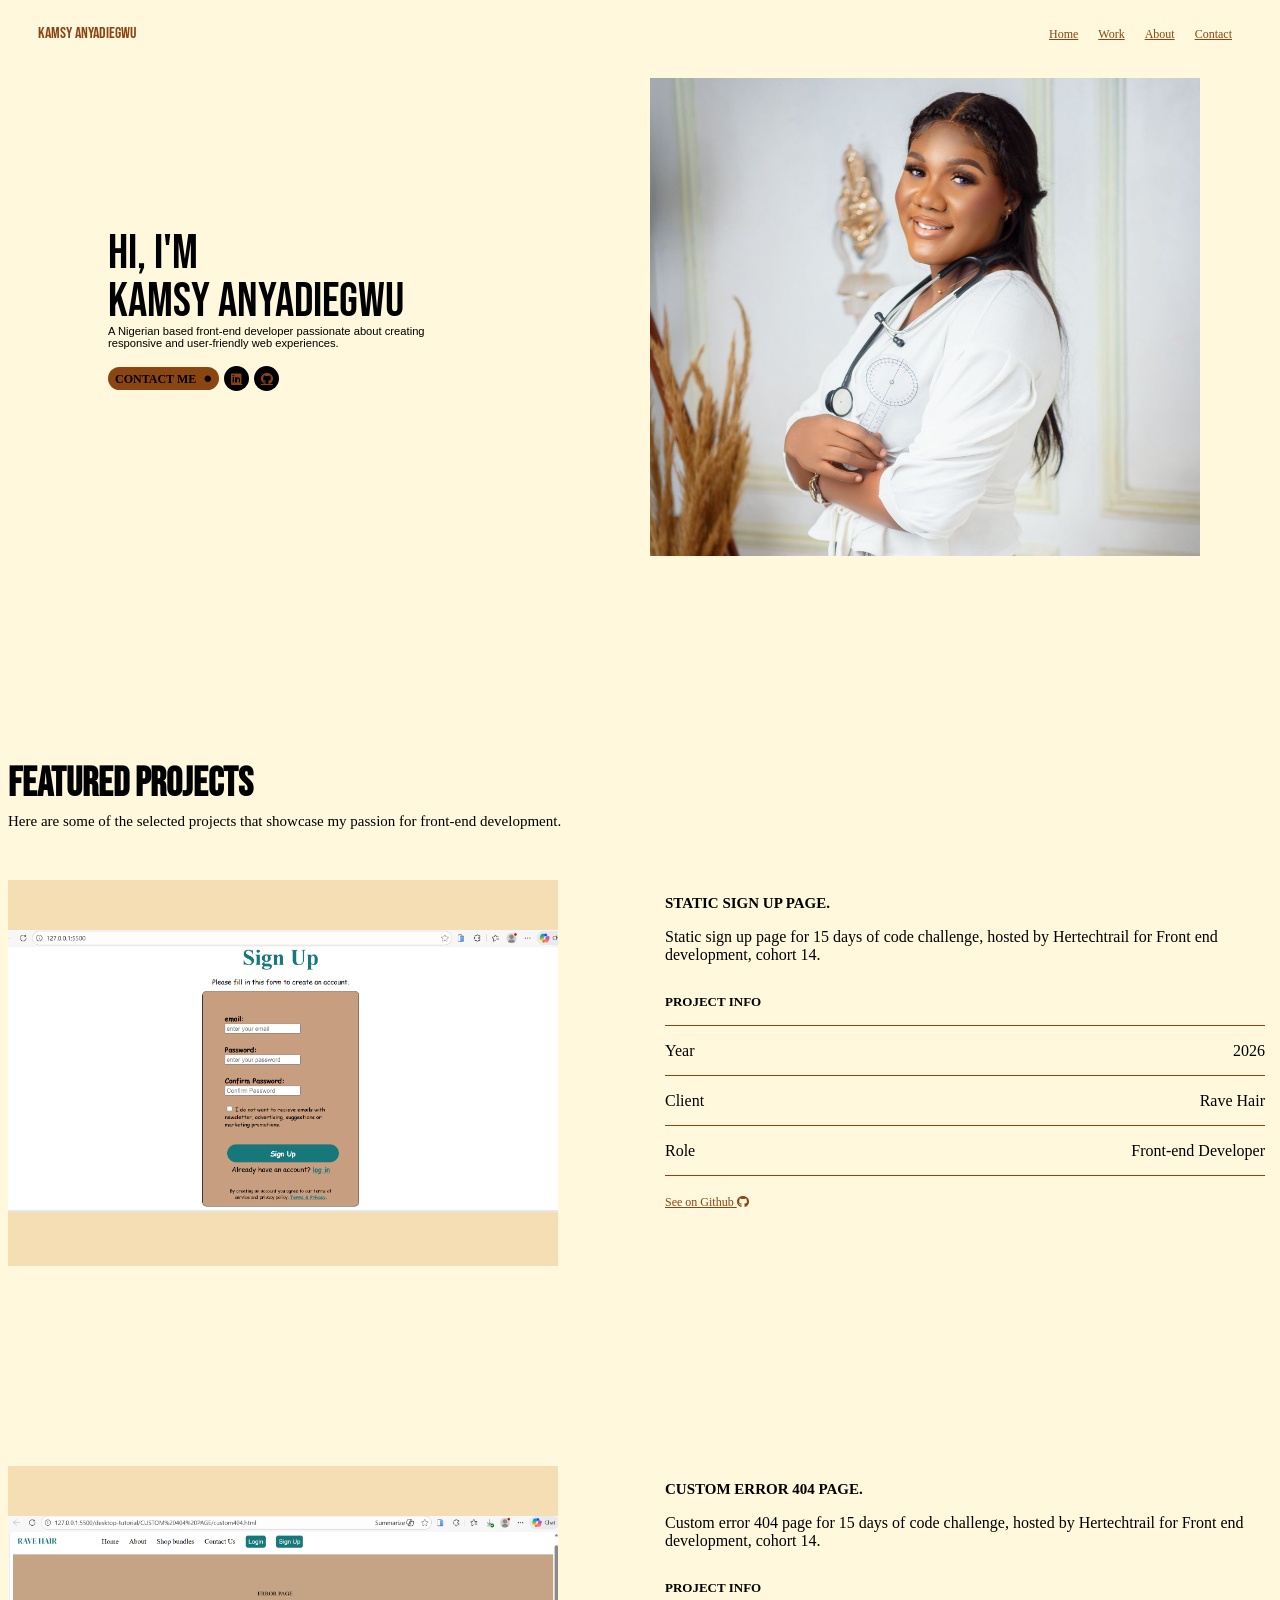
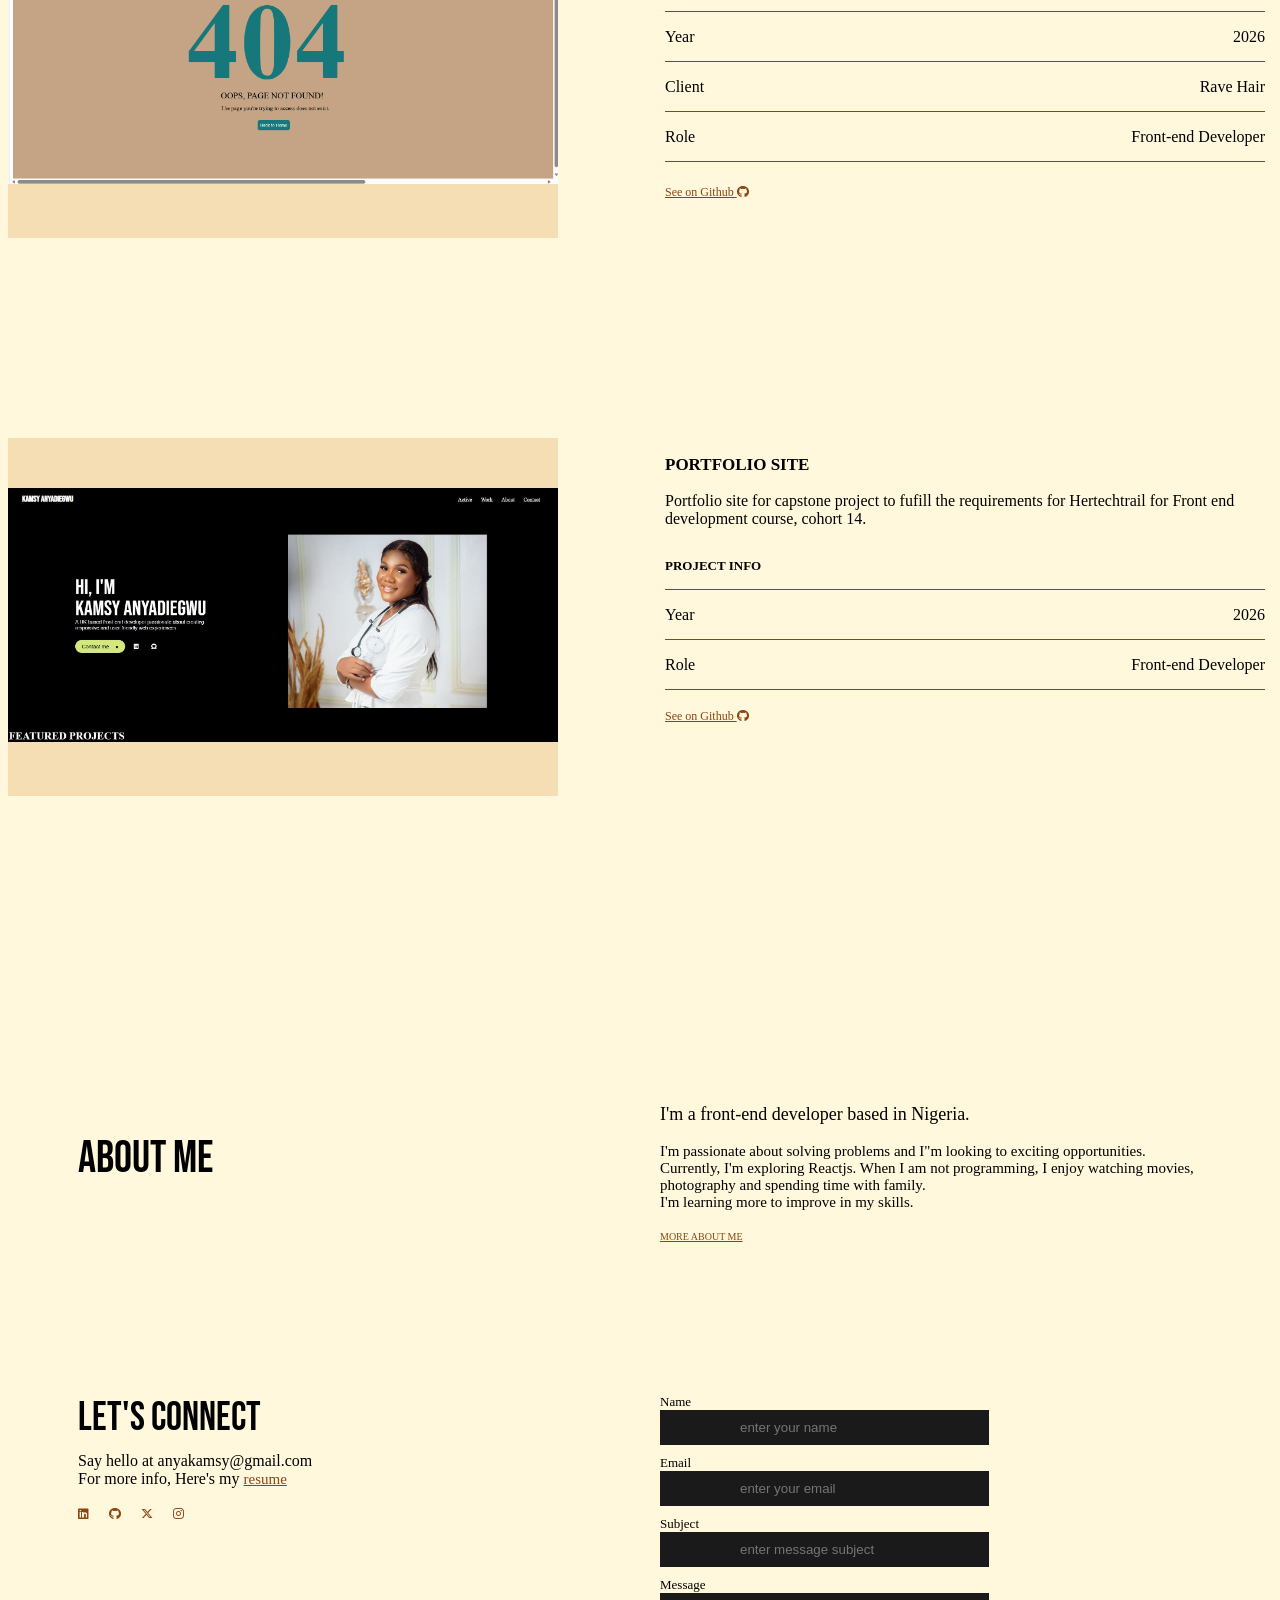
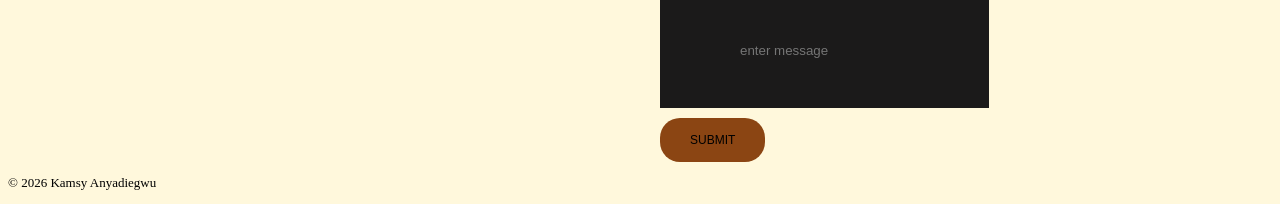
<file: index.html>
<!DOCTYPE html>
<html lang="en">
<head>
    <meta charset="UTF-8">
    <meta name="viewport" content="width=device-width, initial-scale=1.0">
    <title><Home-portfolio></Home-portfolio></title>

    <link rel="stylesheet" href="styles.css">

    <link rel="preconnect" href="https://fonts.googleapis.com">
<link rel="preconnect" href="https://fonts.gstatic.com" crossorigin>
<link href="https://fonts.googleapis.com/css2?family=Bebas+Neue&family=DM+Serif+Display:ital@0;1&family=Roboto:ital,wght@0,100..900;1,100..900&display=swap" rel="stylesheet">

<link rel="stylesheet" href= "https://cdnjs.cloudflare.com/ajax/libs/font-awesome/6.5.0/css/all.min.css">
</head>
<body>
    

    <!--Hero Section-->
    <section id="Hero" class="Hero-section">
<div class="Hero-container"> 
      
<nav class="nav-bar">
    <div>
        <a class="full-name" href="#Home">KAMSY ANYADIEGWU</a>
    </div>

    <button class="hamburger">&#9776;</button>
    
    <div class="nav-links">
    <ul>
        <li><a href="index.html">Home</a></li>
        <li><a href="#work">Work</a></li>
         <li><a href="about.html">About</a></li>
        <li><a href="#contact">Contact</a></li>
    </ul>
   </div>
     </nav> <!--nav bar closes here-->


     <div class="hero-content"> <!--create 2 column grid-->

        <div class="hero-intro">
        <h1>Hi, I'm <br> KAMSY ANYADIEGWU </h1>
        <p class="hero-intro-p">A Nigerian based front-end developer passionate about creating <br>responsive and user-friendly web experiences.</p>

       <div class ="hero-icons">
           <a  href="#contact" class="contact-button">CONTACT ME
            <span class="bullet">&#9679;</span></a> 

         <a href="https://www.linkedin.com/in/kamsy-anyadiegwu?um_
         source=share&utm_campaign=share_via&utm_content=profile&utm_medium=ios_app" class="social-icon">   
        <i class="fa-brands fa-linkedin"></i>
    </a>
        <a href="https://github.com/anyakamsy" class="social-icon">
        <i class="fa-brands fa-github"></i>
        </a>
        </div>
</div>

        <div class="hero-image">
            <img src="KAM.jpeg" alt="hero-image">
        </div>
     </div> <!--hero content closes here-->
    </div> <!--hero container closes here-->
</section> <!--end of hero section-->




<!--Work Section-->
<section id="work" class="Work-section"> 
    <div class="work-container">

<div>
<h2>FEATURED PROJECTS</h2>
<p class="project-intro"> Here are some of the selected projects that showcase my passion for front-end development.</p>
</div>

<div class="project-container"> <!--create 3 row grid-->
   
    <div class="project-1-container"> <!---create 2 column grid-->

        <div class="project-1-image">
            <img src="Sign  up page.png" alt="project-1">
        </div>

        <div class="project-1-description"> 
            <div>
                <h3 class="project-1-title">
                STATIC SIGN UP PAGE.
            </h3>

            <p class="project-1-text">
               Static sign up page for 15 days of code challenge, hosted by Hertechtrail for Front end development, cohort 14.
            </p>
            </div>
        
            <div class="project-1-info">
            <p class="info1">PROJECT INFO</p>

            

            <p>Year <span class="year1">2026</span></p>
            
             <p>Client <span class="client1">Rave Hair</span></p>
            
            <p>Role <span class="role1">Front-end Developer</span></p>
            
            </div>

            <a class= "github-link" href= "https://github.com/anyakamsy/15-DAYS-OF-CODE">See on Github
                <i class="fa-brands fa-github"></i>
            </a>


        </div>
    </div> <!--project 1 container closes here-->




       
    <div class="project-container"> <!--create 3 row grid-->

        <div class="project-2-container">   <!--create 2 column grid-->
        <div class="project-2-image">
            <img src="Custom error 404 page.png" alt="project-2">
        </div>

        <div class="project-2-description"> 
            <div>
                <h3 class="project-2-title">
                CUSTOM ERROR 404 PAGE.
            </h3>

            <p class="project-2-text">
                Custom error 404 page for 15 days of code challenge, hosted by Hertechtrail for Front end development, cohort 14.
            </p>
            </div>
        
            <div class="project-2-info">
            <p class="info2"> PROJECT INFO</p>
            
            <p>Year <span class="year2">2026</span></p>
            
              <p>Client <span class="client2">Rave Hair</span></p>
            
            <p>Role <span class="role2">Front-end Developer</span></p>
            
            </div>

         <a class= "github-link" href= "https://github.com/anyakamsy/15-DAYS-OF-CODE">See on Github
             <i class="fa-brands fa-github"></i>
         </a>
        
        </div>
 </div> <!--project 2 container closes here-->



   
    <div class="project-3-container"> <!---create 2 column grid-->
        <div class="project-3-image">
            <img src="Portfolio site.jpg" alt="project-3">
        </div>

        <div class="project-3-description"> 
            <div>
                <h3 class="project-3-title">
                PORTFOLIO SITE
            </h3>

            <p class="project-3-text">
               Portfolio site for capstone project to fufill the requirements for Hertechtrail for Front end development course, cohort 14.
            </p>
            </div>
        
            <div class="project-3-info">
            <p class="info3">PROJECT INFO</p>
            

            <p>Year <span class="year3">2026</span></p>
            

            <p>Role <span class="role3">Front-end Developer</span></p>
        
            </div>

          <a class= "github-link" href= "https://github.com/anyakamsy/Kamsy-anya-portfolio">See on Github 
            <i class="fa-brands fa-github"></i>
        </a>
        </div>
    </div> <!--project 3 container closes here-->
    </div> <!--project container closes here-->
    </div> <!--work container closes here-->
</section> <!--work section closes here-->


<!--contact section-->
<section id="contact" class="contact-section">
<div class="about-me-container"> 

<div class="about">
<p> ABOUT ME</p>
</div>

<div class="about-intro">

    <h3 class="about-title">
        I'm a front-end developer based in Nigeria.
    </h3>

<p class="about-text">
 
I'm passionate about solving problems and I"m looking to exciting opportunities. <br>
Currently, I'm exploring Reactjs.
 When I am not programming, I enjoy watching movies, photography and spending time with family. <br> 
 I'm learning more to improve in my skills.
</p>

 <a href="about.html">MORE ABOUT ME</a>

        </div> <!--about intro closes here-->
    </div> <!--about me container closes here-->

    <script src="script.js"></script>

</body>

<footer>
    <div class="footer-container"> <!--create 2 column grid-->
        <div class="connect-container">

<div class="connect">
        LET'S CONNECT
    
    </div>

    <div class="hello">
        Say hello at anyakamsy@gmail.com

</div>

<div class="resume">
        For more info, Here's my <a href="#">resume</a>
</div>

<div class="footer-icons">
  <a href="#" i class="fa-brands fa-linkedin"></i></a> 
   <a href="https://github.com/anyakamsy" i class="fa-brands fa-github"></i></a>
   <a href="https://x.com/khamcee___?s=21"  i class="fa-brands fa-x-twitter"></i></a>
  <a href="https://www.instagram.com/khamcee__?igsh=aG1tYnhtcDZ4NmVj&utm_source=qr"  i class="fa-brands fa-instagram"></i></a>
</div>


        </div> <!--connect container closes here-->

        <div class="form-container">
            <form action="/submit" method = "post">

                 <div class="name">
                    <label for="name">Name</label> <br>
                    <input  class="nme" type="text" id="name" name="name" 
                    placeholder="enter your name" required> <br>
                    </div>

                <div class="email-field">
                    <label for="email">Email</label> <br>
                    <input  class="ef" type="text" id="email" name="email" 
                    placeholder="enter your email" required> <br>
                </div>

                <div class="subject">
                    <label for="subject">Subject</label> <br>
                    <input  class="sub" type="text" id="subject" name="subject"
                     placeholder="enter message subject" required> <br>
                </div>

                <div class="message">
                    <label for="message">Message</label> <br>
                    <input  class="mes" type="text" id="message" name="message"
                     placeholder="enter message" required> <br>
                </div>
                
            <div>
             <button  class= "submit-button" type= "submit">SUBMIT</button>
           </div>

            </form>
    </div> <!--form container closes here-->
    </section> <!--contact section closes here-->

    <p class="copy">
 &copy; 2026 Kamsy Anyadiegwu
 </p>

    </div> <!--footer container closes here-->
</footer>
</html>
</file>
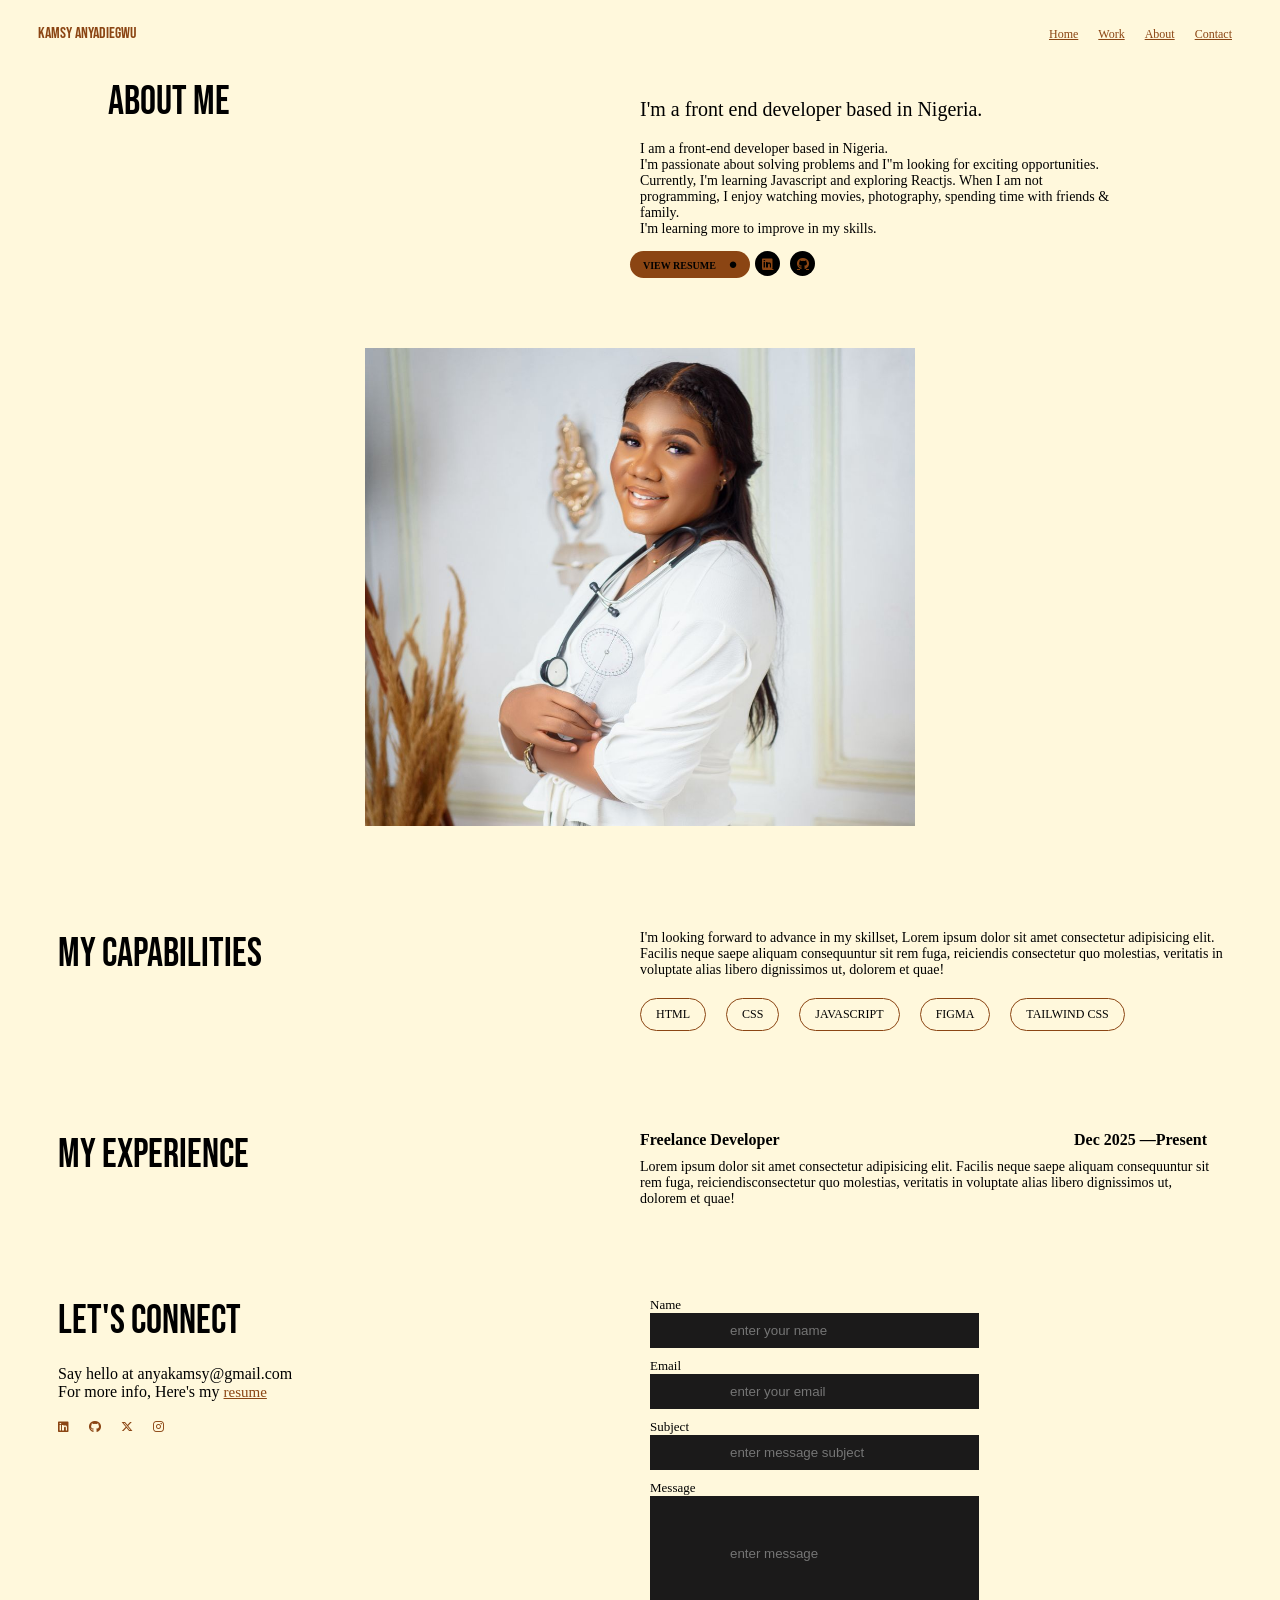
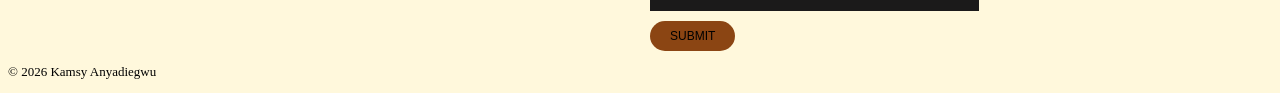
<file: about.html>
<!DOCTYPE html>
<html lang="en">
<head>
    <meta charset="UTF-8">
    <meta name="viewport" content="width=device-width, initial-scale=1.0">
    <title><About-portfolio></About-portfolio></title>

    <link rel="stylesheet" href="about.css">

    <link rel="preconnect" href="https://fonts.googleapis.com">
<link rel="preconnect" href="https://fonts.gstatic.com" crossorigin>
<link href="https://fonts.googleapis.com/css2?family=Bebas+Neue&family=DM+Serif+Display:ital@0;1&family=Roboto:ital,wght@0,100..900;1,100..900&display=swap" rel="stylesheet">

<link rel="stylesheet" href= "https://cdnjs.cloudflare.com/ajax/libs/font-awesome/6.5.0/css/all.min.css">
</head>
    
</head>
<body>
    
 
      
<nav class="nav-bar">
    <div>
        <a class="full-name" href="#Home">KAMSY ANYADIEGWU</a>
    </div>

    <button class="hamburger">&#9776;</button>
    
    <div class="nav-links">
    <ul>
        <li><a href="index.html">Home</a></li>
        <li><a href="index.html#work">Work</a></li>
         <li><a href="about.html">About</a></li>
        <li><a href="#contact">Contact</a></li>
    </ul>
   </div>
     </nav> <!--nav bar closes here-->


    
<div class="about-container"> 

<div class="about-me-container">
<h2 class="about"> ABOUT ME</h2>
</div>
<div class="about-intro">

    <h3 class="about-title">
        I'm a front end developer based in Nigeria.
    </h3>

<p class="about-text">
I am a front-end developer based in Nigeria. <br>
I'm passionate about solving problems and I"m looking for exciting opportunities. <br>
Currently, I'm learning Javascript and exploring Reactjs.
 When I am not programming, I enjoy watching movies, photography, spending time with friends & family. <br> 
 I'm learning more to improve in my skills.
</p>


 <div class ="about-icons">
           <a  href="https://github.com/anyakamsy/Kamsy-anya-portfolio/raw/
           main/KAMSY%20ANYA%E2%80%99S%20CV%20PDF.pdf" 
        class="resume-btn"> VIEW RESUME
            <span class="bullet">&#9679;</span> </a> 

         <a href="https://www.linkedin.com/in/kamsy-anyadiegwu?um_
         source=share&utm_campaign=share_via&utm_content=profile&utm_medium=ios_app" class="social-icon">   
        <i class="fa-brands fa-linkedin"></i>
    </a>
        <a href="https://github.com/anyakamsy" class="social-icon">
        <i class="fa-brands fa-github"></i>
        </a>
        </div>
</div> <!--about intro closes here-->
    </div> <!--about me container closes here-->

    <div class="about-img">
             <img src="KAM.jpeg" alt="Portfolio image">
        </div>

        <div class="cap-container"> <!--create 2 column grid-->
        <div class= "capability">
            MY CAPABILITIES
        </div>

        <div class="cap-desc-container"> <!--create 2 row grid-->
            
            <div class="cap-desc">
           I'm looking forward to advance in my skillset, Lorem ipsum dolor sit amet consectetur 
           adipisicing elit. Facilis neque saepe aliquam consequuntur sit rem fuga, reiciendis 
           consectetur quo molestias, veritatis in voluptate alias libero 
           dignissimos ut, dolorem et quae!
        </div>

         <div class="cap-skills">
         
         <div class="pill">HTML</div>
          <div class="pill">CSS</div>
           <div class="pill">JAVASCRIPT</div>
            <div class="pill">FIGMA</div>
            <div class="pill">TAILWIND CSS</div>
        </div>
    </div> <!--cap-desc-container closes here-->
    </div> <!--cap-container closes here-->
 

<div class="exp-container"> <!--create 2 column grid-->
        <div class= "experience">
            MY EXPERIENCE
        </div>

        
            <div class="exp-desc">

                <div class="exp-desc-title">
            Freelance Developer <span class="time-frame">Dec 2025 &mdash;Present</span>
                </div>

                <div class="exp-info">
            Lorem ipsum dolor sit amet consectetur 
           adipisicing elit. Facilis neque saepe aliquam consequuntur sit rem fuga,
            reiciendisconsectetur quo molestias, veritatis in
             voluptate alias libero dignissimos ut, dolorem et quae!
        </div>
        </div> <!--exp-desc closes here-->
        </div> <!--exp-container closes here-->

          <script src="script.js"></script>
</body>

<footer>
    <!--contact Section-->
<section id="contact" class="contact section"> 
    <div class="footer-container"> <!--create 2 column grid-->
        <div class="connect-container">

<div class="connect">
        LET'S CONNECT
    </div>

    <div class="hello">
        Say hello at anyakamsy@gmail.com
</div>

<div class="resume">
        For more info, Here's my <a href="#">resume</a>
</div>

<div class="footer-icons">
  <a href="https://www.linkedin.com/in/kamsy-anyadiegwu?
  um_source=share&utm_campaign=share_via&utm_content=profile&utm_medium=ios_app" i class="fa-brands fa-linkedin"></i></a> 
   <a href="https://github.com/anyakamsy" i class="fa-brands fa-github"></i></a>
   <a href="https://x.com/khamcee___?s=21"  i class="fa-brands fa-x-twitter"></i></a>
  <a href="https://www.instagram.com/khamcee__?igsh=aG1tYnhtcDZ4NmVj&utm_source=qr"  i class="fa-brands fa-instagram"></i></a>
</div>


        </div> <!--connect container closes here-->

        <div class="form-container">
            <form action="/submit" method = "post">

                 <div class="name">
                    <label for="name">Name</label> <br>
                    <input  class="nme" type="text" id="name" name="name" 
                    placeholder="enter your name" required> <br>
                    </div>

                <div class="email-field">
                    <label for="email">Email</label> <br>
                    <input  class="ef" type="text" id="email" name="email" 
                    placeholder="enter your email" required> <br>
                </div>

                <div class="subject">
                    <label for="subject">Subject</label> <br>
                    <input  class="sub" type="text" id="subject" name="subject"
                     placeholder="enter message subject" required> <br>
                </div>

                <div class="message">
                    <label for="message">Message</label> <br>
                    <input  class="mes" type="text" id="message" name="message"
                     placeholder="enter message" required> <br>
                </div>
                
            <div>
             <button  class= "submit-button" type= "submit">SUBMIT</button>
           </div>

            </form>
    </div> <!--form container closes here-->
</section>

    <p class="copy">
 &copy; 2026 Kamsy Anyadiegwu
 </p>

    </div> <!--footer container closes here-->
</footer>
</html>
</file>
<file: styles.css>
*{
    box-sizing:border-box
}

body{
    background-color: cornsilk;
        color: black;
}


.full-name{
    font-size: 1rem;
font-family:"Bebas Neue", sans-serif;
    padding-left: 30px;
    font-weight: normal;
    text-decoration: none;
    color:saddlebrown;
}


.nav-bar{
   display: flex;
   justify-content: space-between;
   align-items: center;
  margin-bottom: 20px;
}


.nav-links ul {
    display: flex;
    gap: 20px;
     list-style: none;
     margin-right: 40px;
}


a{
    color: saddlebrown;
    font-size: 12px;
}

a:hover{
   color: #D3E97A; 
}


.hamburger {
    display: none;
    background:none;
    cursor: pointer;
     border: none;
     color: saddlebrown;
     margin: none;
     padding: 20px;
    font-size: 24px;
}


.hero-content{
    display: grid;
    grid-template-columns: 1fr 1fr;
        align-items: center;
      gap: 20px;
      margin-bottom: 200px;
}


.hero-intro{
    padding-left: 100px;
   margin-top: -60px;
 
}


h1{
    font-size: 3rem;
    font-weight: 400;
    font-family:"Bebas Neue", sans-serif;
    margin-bottom: -12px;
    line-height: 1;
}

.hero-intro-p{
    font-size: 0.7rem;
    font-family:sans-serif;
    margin-bottom: 20px;
}


.hero-icons{
    display: flex;
    gap: 5px;
    align-items: center;
    width: 172px;
    height:20px ;
}


.contact-button{
    background-color: saddlebrown;
    color: black;
    border: none;
    border-radius: 40px;
    padding:  3px 7px ;
    font-size: 12px;
    font-weight: 550;
    cursor: pointer;
    text-decoration: none;
    text-align: center;
}


.contact-button:hover{
    color:  #D3E97A;
}


.contact-link{
    text-decoration: none;
    color: black;
}

.bullet{
    color: black;
    width: 6px;
    height: 6px;
    border-radius: 50%;
    font-size: 15px;
    margin-left: 4px;
}


.social-icon{
    display:flex;
    background-color: black;
    color: saddlebrown;
    width: 25px;
    height: 25px;
    border-radius: 50%;
    align-items: center;
    justify-content: center;
transition-duration: 0.3s 
}


.social-icon :hover{
    color: #D3E97A;
}


.hero-image{
    width: 100%;
    max-width: 550px;
    height: auto;
    
}


.hero-image img{
    width: 100%;
    height: 100%;
object-fit: contain;
}


h2{
    font-size: 2.5rem;
    font-family:"Bebas Neue", sans-serif;
    margin-bottom: -10px;
    
}


.project-intro{
    font-size: 15px;
    margin-bottom: 50px;
}

.project-container{
    display: grid;
    grid-template-rows: auto auto auto;
    gap: 200px;
}

.project-1-container{
    display: grid;
    grid-template-columns: auto auto;
gap: 20px;

}


.project-1-image{
    width: 100%;
    max-width: 550px;
    height: auto;
    background-color: wheat;
}


.project-1-image img{
    width: 100%;
    height: auto;
    margin: 50px 0;
}


.project-1-description{
    font-size: 1rem;
        max-width: 600px;
        margin-left: 80px;
}


.project-1-title{
    font-weight: 600;
    font-size: 15px;
}
.project-1-text{
    margin-bottom: 30px;
    
}


.project-1-info p{
    display: flex;
justify-content: space-between;
border-bottom: 1px solid saddlebrown;
width: 100%;
padding-bottom: 15px;
}


.info1{
    font-weight: 700;
    font-size: 13px;
}


.project-2-container {
display: grid;
    grid-template-columns: auto auto;
   gap:20px;
}


.project-2-image{
        width: 100%;
    max-width: 550px;
height: auto;
background-color: wheat;
}


.project-2-image img{
    width: 100%;
    height: auto;
    margin:50px 0;
}


.project-2-description{
    font-size: 1rem;
          max-width: 600px;
        margin-left: 80px;
}

.project-2-title{
    font-weight: 600;
    font-size: 15px;}

.project-2-text{
    margin-bottom: 30px;
}


.project-2-info{
    margin-bottom: 20px;

}


.project-2-info p{
    display: flex;
justify-content: space-between;
border-bottom: 1px solid saddlebrown;
width: 100%;
padding-bottom: 15px;
}


.info2{
 font-weight: 700;
 font-size: 13px;
}


.project-3-container {
display: grid;
    grid-template-columns: auto auto;
gap: 20px;
margin-bottom: -50px;
}


.project-3-image{
    width: 100%;
    max-width: 550px;
height: auto;
background-color: wheat;
padding: 20px 0;
}

.project-3-image img{
    width: 100%;
    height: auto;
    margin:30px 0 ;
}

.project-3-description{
   font-size: 1rem;
    max-width: 600px;
    margin-left: 80px;
    
}


.project-3-title{
    font-weight: 600;
    font-size: 17px;}

.project-3-text{
    margin-bottom: 30px;
}


.project-3-info p{
    display: flex;
justify-content: space-between;
border-bottom: 1px solid saddlebrown;
width: 100%;
padding-bottom: 15px;
}

.info3 {
    font-size: 13px;
    font-weight: 700;
}


.about-me-container{
display: grid;
grid-template-columns: 1fr 1fr;
margin-bottom: 150px;
margin-top: -60px;
}


.about{
    margin-left:70px;
    font-size: 45px;
    margin-top: 0;
    font-family: "Bebas Neue";
}


.about-intro{
   margin-left: 20px;
}

.about-title{
    font-size: 18px;
    font-weight: normal;
}

.about-text{
    font-size: 15px;
}

.about-intro a{
    font-size: 10px;
    color: saddlebrown;
}

.about-intro a:hover{
    color:  #D3E97A;
}

.footer-container{
    display: grid;
    grid-template-columns: 1fr 1fr;
    
}

.connect{
    font-size: 40px;
    font-family: "Bebas Neue";
    margin-left: 70px;
    margin-bottom: 10px;
}

.hello{
    margin-left: 70px;
}

.resume{
    margin-left: 70px;
    margin-bottom: 20px;
}

.resume a{
    font-size: 15px;
}

.footer-icons{
    display: flex;
    margin-left: 70px ;
    gap: 20px;
}

.footer-icons a{
    text-decoration: none;
    color: saddlebrown;
}

.footer-icons :hover{
    color:#D3E97A;
}


.form-container{
font-size: 13px;
margin-top: 0;
margin-left: 20px;
}

.nme{
    padding: 10px 80px;
    margin-bottom: 10px;
    background-color: rgb(27, 26, 26);
    border: none;
}

.ef{
      padding: 10px 80px;
    margin-bottom: 10px;
      background-color: rgb(27, 26, 26);
    border: none;
}


.sub{
      padding:10px 80px;
    margin-bottom: 10px;
 background-color: rgb(27, 26, 26);
    border: none;
}


.mes{
      padding:50px 80px;
    margin-bottom: 10px;
      background-color: rgb(27, 26, 26);
    border: none;
}

.submit-button{
    padding: 15px 30px;
    background-color:saddlebrown;
    border: none;
    border-radius: 20px;
    font-size: 12px;
}

.submit-button:hover{
 background-color: #c5c8b5;
}

.copy{
font-size: 13px;
}










@media (max-width: 600px) {
    /* name adjustments*/
    .full-name{
     font-family:"Bebas Neue", sans-serif;
    font-size: 1rem;
    padding-left: 0px;
    
    }

    /* nav-links adjustments*/
    .nav-links {
        display: none;
        flex-direction: column;
        gap: 10px;
        }

        .nav-links.active{
            display: flex;
        }

        /* hamburger menu adjustments*/
.hamburger{
    display: block;
cursor: pointer;}

.hamburger.hide{
    display: none;
}


/* h1 adjustments*/
h1{
    font-size: 1rem;
    margin-bottom : -5px;
}

 .hero-content{
         display: grid;
    grid-template-columns: 1fr;
        width: 100%;
        margin: auto;
    margin-bottom: 70px; }
    
.hero-image{
    width:100%;
    height:auto;
    grid-row: 2; }

.hero-intro{
    font-size: 2rem;
    padding-left: 0;
    margin-top: -20px;
    grid-row: 1;
    margin-bottom: 10px;
}

.hero-intro-p{
    margin-bottom: 30px;
}

    .hero-icons{
       display: flex;
       gap: 5px;
       margin-top: -10px;
    }

.contact-button{
     border-radius:40px;
    padding:  5px 10px ;
    font-size: 10px;}
    
    .bullet{
        font-size: 13px;
        margin-left: 5px;
    }

    .social-icon{
        margin: -1px;
    }


    h2{
        font-size: 2rem;
margin-top: 50px;

    }


.project-intro{
    font-size: 10px;
    margin-bottom: 40px;
}

.project-container{
    display: grid;
    grid-template-rows: auto;
    gap:100px;
}

.project-1-container{
   display: grid;
   grid-template-columns: auto;
   gap: 10px;
}


 .project-1-image{
width:100%;
height: auto;

 }
 .project-1-image img{
  width: 100%;
   height: auto;
    object-fit: contain;
 }
 
 .project-1-description{
    width: 100%;
    font-size: 1rem;
    margin-left: 0;
 }

.project-1-title{
    font-weight: 600;
        font-size: 15px;}

        .info1{
    font-size: 13px;}

 .project-1-text{
 font-size: 12px;
}
    


.project-2-container{
    display: grid;
    grid-template-columns: auto;
    gap: 10px;

}


.project-2-image{
    width: 100%;
    height: auto;
}

.project-2-image img {
width: 100%;
height: auto;
}


.project-2-description{
    margin-left: 0;
}

.project-2-title{
    font-weight: 700;
        font-size: 15px;}

        .info2{
    font-size: 13px;}

.project-3-container{
    display: grid;
    grid-template-columns: auto;
    margin-bottom:20px ;
}

.project-3-image{
    width: 100%;
    height: auto;
    
}

.project-3-image img {
width: 100%;
height: auto;
}

.project-3-description{
    margin-left: 0;
}

.project-3-title{
    font-weight: 700;
        font-size: 15px;}

.info3{
    font-size: 13px;
}

.about-me-container{
    display: grid;
    grid-template-columns: 1fr;
    margin-bottom: 80px;
    margin-top: 100px;
}


.about{
    display: none;
}


.about-intro{
    margin-left: 0;
}
.footer-container{
    display: grid;
    grid-template-columns: 1fr;
  
}


.connect{
    font-size: 40px;
    font-family: "Bebas Neue";
    margin-left: 0px;
    margin-bottom: 10px;
}

.hello{
    margin-left: 0px;
    margin-bottom: 5px;
}

.resume{
    margin-left: 0px;
    margin-bottom: 30px;
}

.resume a{
    font-size: 15px;
}

.footer-icons{
    display: flex;
    margin-left: 0px ;
    gap: 20px;
    margin-bottom: 40px;
}

.footer-icons a{
    text-decoration: none;
    font-size: larger;
}

.footer-icons :hover{
    color:#D3E97A;
}


.form-container{
font-size: 10px;
margin-top: 0;
max-width: 100%;
margin-left: 0;
}

.nme{
    padding:10px 100px;
    margin-bottom: 10px;
    background-color: rgb(27, 26, 26);
    border: none;
}

.ef{
      padding:10px 100px;
    margin-bottom: 10px;
      background-color: rgb(27, 26, 26);
    border: none;
}


.sub{
      padding: 10px 100px;
    margin-bottom: 10px;
 background-color: rgb(27, 26, 26);
    border: none;
}


.mes{
      padding:50px 100px;
    margin-bottom: 10px;
      background-color: rgb(27, 26, 26);
    border: none;
}

.submit-button{
    padding: 8px 20px;
    background-color: saddlebrown;
    border: none;
    border-radius: 20px;
    font-size: 12px;
    margin-bottom: 50px;
}

.submit-button:hover{
 background-color: #D3E97A;
}

.copy{
font-size: 13px;
}

}
</file>
<file: about.css>
body{
    background-color: cornsilk;
    color: black;
}

   

.full-name{
    font-size: 1rem;
 font-family:"Bebas Neue", sans-serif;
    padding-left: 30px;
    font-weight: normal;
    text-decoration: none;
    color: saddlebrown;
}


.nav-bar{
   display: flex;
   justify-content: space-between;
   align-items: center;
  margin-bottom: 20px;
}


.nav-links ul {
    display: flex;
    gap: 20px;
     list-style: none;
     margin-right: 40px;
}


a{
    color: saddlebrown;
    font-size: 12px;
}


.hamburger {
    display: none;
    background: none;
    cursor: pointer;
     border: none;
     color: saddlebrown;
     margin: none;
     padding: 20px;
    font-size: 24px;
}

.about-container{
display: grid;
grid-template-columns: 1fr 1fr;
margin-bottom: 70px;
}


.about{
    margin-left:100px;
    font-size: 2.5rem;
    margin-top: 0;
     font-family: "Bebas Neue";
     font-weight: normal;
}


.about-intro{
    margin-right: 150px;
}

.about-title{
    font-size: 20px;
    font-weight: normal;
}

.about-text{
    font-size: 14px;
}


.about-icons {
display: flex;
gap: 5px;
}

.resume-btn {
    font-size: 10px;
    font-weight: bold;
    padding: 5px 13px;
    border-radius: 20px;
    background-color:  saddlebrown;
    border: none;
    margin-left: -10px;
    text-align: center;
    color: black;
    text-decoration: none;
}


.resume-btn:hover{
   color: #D3E97A; 
}

.about-icons a:hover{
    color:  #D3E97A;
}

.bullet {
     color: black;
    width: 5x;
    height: 5px;
    border-radius: 50%;
    font-size: 15px;
    margin-left: 10px;
}

.social-icon{
    display:flex;
    background-color: black;
    font-size: 12px;
    width: 25px;
    height: 25px;
    border-radius: 50%;
    justify-content: center;
    align-items: center;
    margin-right: 5px;
}



    .about-img{
width:  100%;
max-width: 550px;
height: auto;
margin: auto;
    }

    .about-img img{
        width: 100%;
        height: 100%;
        object-fit: contain;
    }


    .cap-container{
        display: grid;
grid-template-columns: 1fr 1fr;
margin-top: 100px;
    }

    .capability{
        font-size: 2.5rem;
        font-family:"Bebas Neue";
        font-weight: 400;
        margin-left: 50px;
    }

    .cap-desc-container {
display: grid;
grid-template-rows: auto auto;
gap:-10px;
width: auto;
height: auto;
    }

    .cap-desc{
        font-size: 14px;
        font-weight: normal;
        margin-right: 40px;
        margin-bottom: 20px;
    }

   .cap-skills{
    display: flex;
    gap: 20px;
}
      
.pill{
    padding: 8px 15px;
    border: 1px solid saddlebrown;
    border-radius:20px;
   font-size: 12px;
}

.exp-container{
    display: grid;
grid-template-columns: 1fr 1fr;
margin-top: 100px;
}

.experience{
     font-size: 2.5rem;
        font-family:"Bebas Neue";
        font-weight: 400;
        margin-left: 50px;
    }

    .exp-desc{
        margin-right: 15px;
    }

    .exp-desc-title{
        display: flex;
        justify-content: space-between;
        font-size: 16px;
        font-weight: 600;
        margin-bottom: 10px;
        margin-right: 50px;


    }



    .exp-info{
        font-size: 14px;
        font-weight: normal;
        margin-right: 40px;
        margin-bottom: 20px;
    }

.footer-container{
    display: grid;
    grid-template-columns: 1fr 1fr;
    margin-top: 70px;
}

.connect{
    font-size: 40px;
    font-family: "Bebas Neue";
    margin-left: 50px;
    margin-bottom: 20px;
}

.hello{
    margin-left: 50px;
}

.resume{
    margin-left: 50px;
    margin-bottom: 20px;
}

.resume a{
    font-size: 15px;
}

.footer-icons{
    display: flex;
    margin-left: 50px ;
    margin-top: 20px;
    gap: 20px;
}

.footer-icons a{
    text-decoration: none;
}

.footer-icons :hover{
    color:#D3E97A;
}


.form-container{
font-size: 13px;
margin-top: 0;
margin-left: 10px;
}

.nme{
    padding:10px 80px;
    margin-bottom: 10px;
    background-color: rgb(27, 26, 26);
    border: none;
}

.ef{
      padding:10px 80px;
    margin-bottom: 10px;
      background-color: rgb(27, 26, 26);
    border: none;
}


.sub{
      padding:10px 80px;
    margin-bottom: 10px;
 background-color: rgb(27, 26, 26);
    border: none;
}


.mes{
      padding:50px 80px;
    margin-bottom: 10px;
      background-color: rgb(27, 26, 26);
    border: none;
}

.submit-button{
    padding: 8px 20px;
    background-color: saddlebrown;
    border: none;
    border-radius: 20px;
    font-size: 12px;
}

.submit-button:hover{
 background-color: #D3E97A;
}

.copy{
font-size: 13px;
}












@media (max-width: 900px) {
    /* name adjustments*/
    .full-name{
     font-family:"Bebas Neue", sans-serif;
    font-size: 1rem;
    padding-left: 12px;
    }

    /* nav-links adjustments*/
    .nav-links {
        display: none;
        flex-direction: column;
        gap: 10px;
        }

        .nav-links.active{
            display: flex;
        }
        
        /* hamburger menu adjustments*/
.hamburger{
    display: block;
}

.hamburger.hide{
    display: none;
}

.about-container{
display: grid;
grid-template-columns: 1fr;
margin-bottom: 70px;
align-items: start;
}


.about-me-container{
    font-size: 1.5rem;
    margin-top: 0;
     font-family: "Bebas Neue";
     font-weight: normal; 
     width: 100%
}

.about{
     margin-left: 0px;
     
}


.about-title{
    font-size: 15px;
    font-weight: normal;
    margin-top: 5px;

}

.about-text{
    font-size: 10px;
    margin-bottom: 30px;
}


.about-icons {
display: flex;
gap: 15px;
align-items: center;
margin-left: 0;
}

.resume-btn {
    font-size: 8px;
    font-weight: bold;
    padding: 6px 8px;
    border-radius: 30px;
    background-color: saddlebrown;
    border: none;
    text-align: center;
    color: black;
}



.resume-btn:hover{
   color:  #c5c8b5; 
}

.about-icons a:hover{
    color:  #D3E97A;
}

.bullet {
     color: black;
    width: 4px;
    height:4px;
    border-radius: 50%;
    font-size: 14px;
    margin-left: 8px;
    justify-content: center;
}

.social-icon{
    display:flex;
    background-color: black;
    color: saddlebrown;
    font-size: 12px;
    width: 25px;
    height: 25px;
    border-radius: 50%;
    justify-content: center;
    align-items: center;
    margin-right: 5px;
    text-decoration: none;
}



    .about-img{
width:  100%;
height: auto;
margin: auto;

    }

    .about-img img{
        width: 100%;
        height: 100%;
        object-fit: contain;
    }


  .cap-container{
        display: grid;
grid-template-columns: 1fr;
margin-top: 50px;
    }

    .capability{
        font-size: 1.5rem;
        font-family:"Bebas Neue";
        font-weight: 400;
        margin-left: 0px;
        margin-bottom: 10px;
    }

    .cap-desc-container {
display: grid;
grid-template-rows: auto;
gap:5px;
width: auto;
height: auto;
    }

    .cap-desc{
        font-size: 10px;
        font-weight: normal;
        margin-right: 50px;
        margin-bottom: 10px;
    }

   .cap-skills{
    display: flex;
    gap: 5px;
    flex-wrap: wrap;
}
      
.pill{
    padding: 10px 15px;
    border: 1px solid saddlebrown;
    border-radius:25px;
   font-size: 12px;
}


.exp-container{
    display: grid;
grid-template-columns: 1fr;
margin-top: 50px;
}

.experience{
     font-size: 1.5rem;
        font-family:"Bebas Neue";
        font-weight: 400;
        margin-left: 0px;
        margin-bottom: 10px;
    }

    .exp-desc{
        margin-right: 0px;
    }

    .exp-desc-title{
        display: flex;
        justify-content: space-between;
        font-size: 14px;
        font-weight: 600;
        margin-bottom: 10px;
    }

    .exp-info{
        font-size: 10px;
    }

.time-frame{
   margin-left: 5px;
}

    .exp-info{
        font-size: 13px;
        font-weight: normal;
        margin-right: 0px;
        margin-bottom: 20px;
    }



.footer-container{
    display: grid;
    grid-template-columns: 1fr;
    margin-top: 100px;
}

.connect{
    font-size: 40px;
    font-family: "Bebas Neue";
    margin-left: 0px;
    margin-bottom: 10px;
}

.hello{
    margin-left: 0px;
    margin-bottom: 5px;
}

.resume{
    margin-left: 0px;
    margin-bottom: 30px;
}

.resume a{
    font-size: 15px;
}

.footer-icons{
    display: flex;
    margin-left: 0px ;
    gap: 20px;
    margin-bottom: 40px;
}

.footer-icons a{
    text-decoration: none;
    font-size: larger;
}

.footer-icons :hover{
    color:#D3E97A;
}


.form-container{
font-size: 12px;
margin-top: 0;
margin-left: 10px;
}

.nme{
    padding:10px 100px;
    margin-bottom: 10px;
    background-color: rgb(27, 26, 26);
    border: none;
}

.ef{
      padding:10px 100px;
    margin-bottom: 10px;
      background-color: rgb(27, 26, 26);
    border: none;
}


.sub{
      padding:10px 100px;
    margin-bottom: 10px;
 background-color: rgb(27, 26, 26);
    border: none;
}


.mes{
      padding:50px 100px;
    margin-bottom: 10px;
      background-color: rgb(27, 26, 26);
    border: none;
}

.submit-button{
    padding: 8px 20px;
    background-color: saddlebrown;
    border: none;
    border-radius: 20px;
    font-size: 12px;
    margin-bottom: 50px;

}

.submit-button:hover{
 background-color: #c5c8b5;
}

.copy{
font-size: 13px;
}



}
</file>
